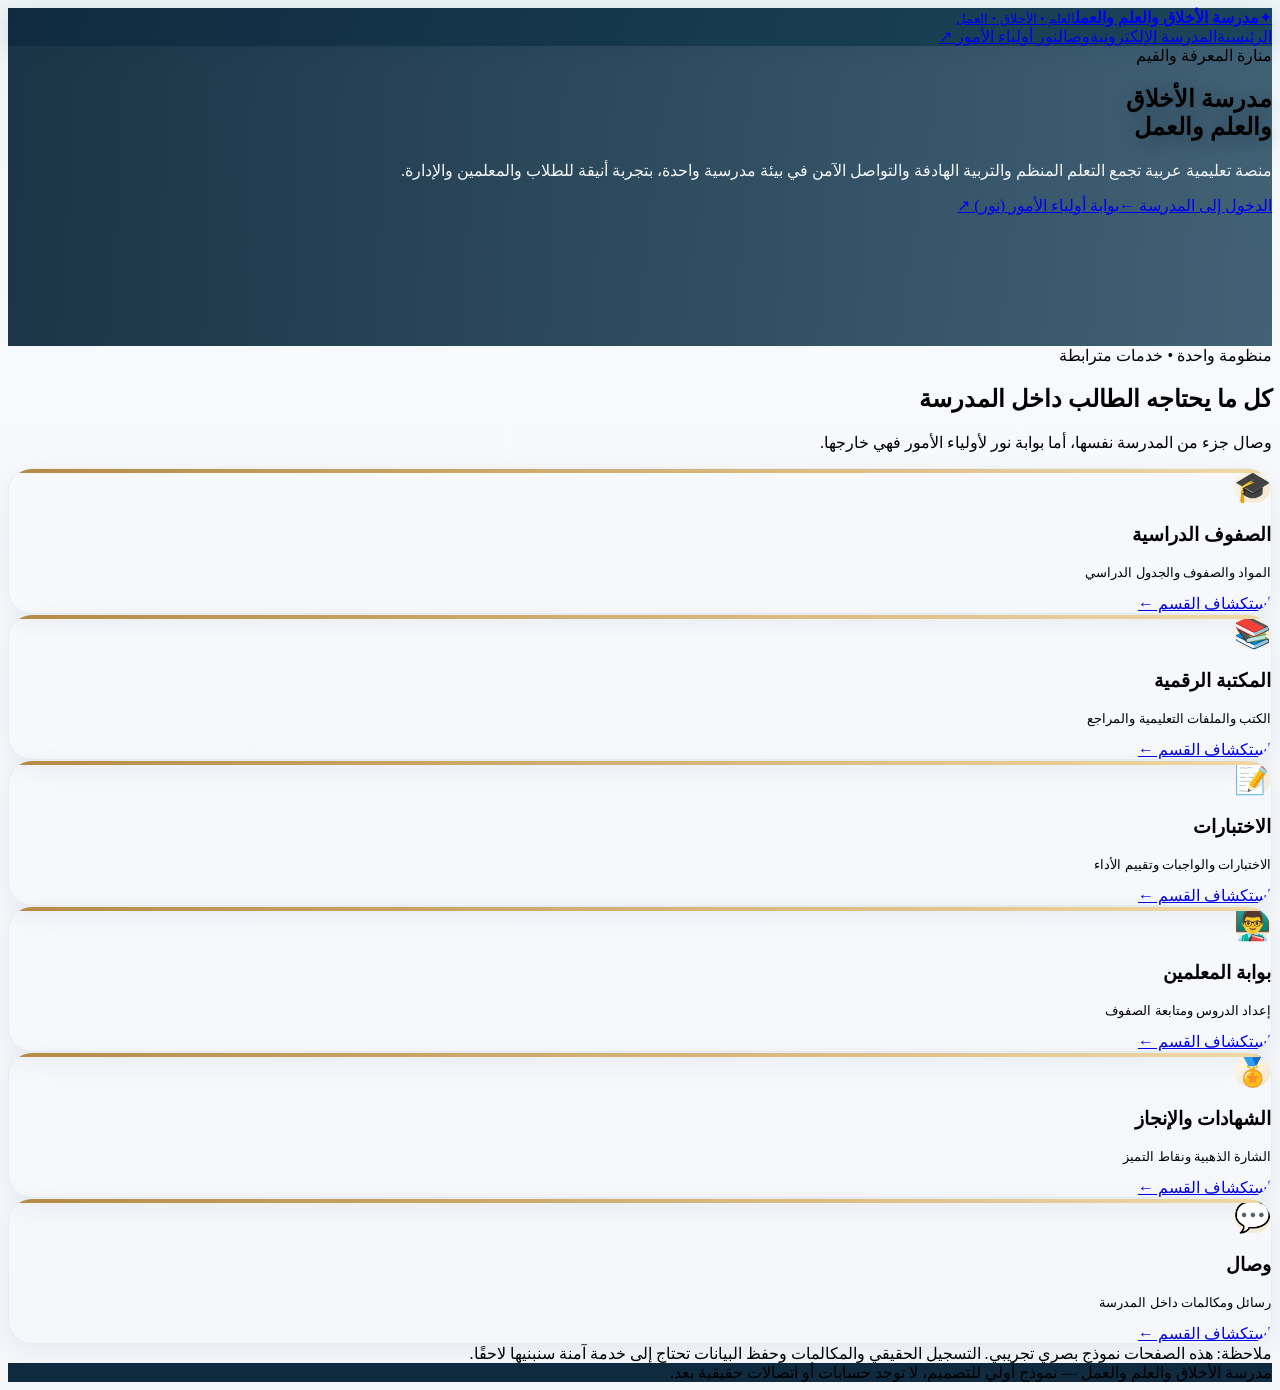
<file: index.html>
<!doctype html><html lang="ar" dir="rtl"><head><meta charset="utf-8"><meta name="viewport" content="width=device-width, initial-scale=1"><title>مدرسة الأخلاق والعلم والعمل | الرئيسية</title><link rel="stylesheet" href="style.css"></head><body><header class="top"><div class="shell nav"><a class="brand" href="index.html"><span class="seal">✦</span><span><strong>مدرسة الأخلاق والعلم والعمل</strong><small>العلم • الأخلاق • العمل</small></span></a><nav class="links"><a href="index.html">الرئيسية</a><a href="school.html">المدرسة الإلكترونية</a><a href="wisal.html">وصال</a><a href="noor.html">نور أولياء الأمور ↗</a></nav></div></header><section class="hero"><div class="shell"><span class="eyebrow">منارة المعرفة والقيم</span><h1>مدرسة الأخلاق<br>والعلم والعمل</h1><p>منصة تعليمية عربية تجمع التعلم المنظم والتربية الهادفة والتواصل الآمن في بيئة مدرسية واحدة، بتجربة أنيقة للطلاب والمعلمين والإدارة.</p><div class="actions"><a class="btn" href="school.html">الدخول إلى المدرسة ←</a><a class="btn secondary" href="noor.html">بوابة أولياء الأمور (نور) ↗</a></div></div></section><main class="shell content"><span class="pill">منظومة واحدة • خدمات مترابطة</span><h2 class="sectiontitle">كل ما يحتاجه الطالب داخل المدرسة</h2><p class="sub">وصال جزء من المدرسة نفسها، أما بوابة نور لأولياء الأمور فهي خارجها.</p><div class="grid"><article class="card"><span class="ico">🎓</span><h3>الصفوف الدراسية</h3><p>المواد والصفوف والجدول الدراسي</p><a href="school.html">استكشاف القسم ←</a></article><article class="card"><span class="ico">📚</span><h3>المكتبة الرقمية</h3><p>الكتب والملفات التعليمية والمراجع</p><a href="school.html">استكشاف القسم ←</a></article><article class="card"><span class="ico">📝</span><h3>الاختبارات</h3><p>الاختبارات والواجبات وتقييم الأداء</p><a href="school.html">استكشاف القسم ←</a></article><article class="card"><span class="ico">👨‍🏫</span><h3>بوابة المعلمين</h3><p>إعداد الدروس ومتابعة الصفوف</p><a href="school.html">استكشاف القسم ←</a></article><article class="card"><span class="ico">🏅</span><h3>الشهادات والإنجاز</h3><p>الشارة الذهبية ونقاط التميز</p><a href="school.html">استكشاف القسم ←</a></article><article class="card"><span class="ico">💬</span><h3>وصال</h3><p>رسائل ومكالمات داخل المدرسة</p><a href="wisal.html">استكشاف القسم ←</a></article></div><div class="note">ملاحظة: هذه الصفحات نموذج بصري تجريبي. التسجيل الحقيقي والمكالمات وحفظ البيانات تحتاج إلى خدمة آمنة سنبنيها لاحقًا.</div></main><footer class="footer">مدرسة الأخلاق والعلم والعمل — نموذج أولي للتصميم، لا توجد حسابات أو اتصالات حقيقية بعد.</footer></body></html>
</file>
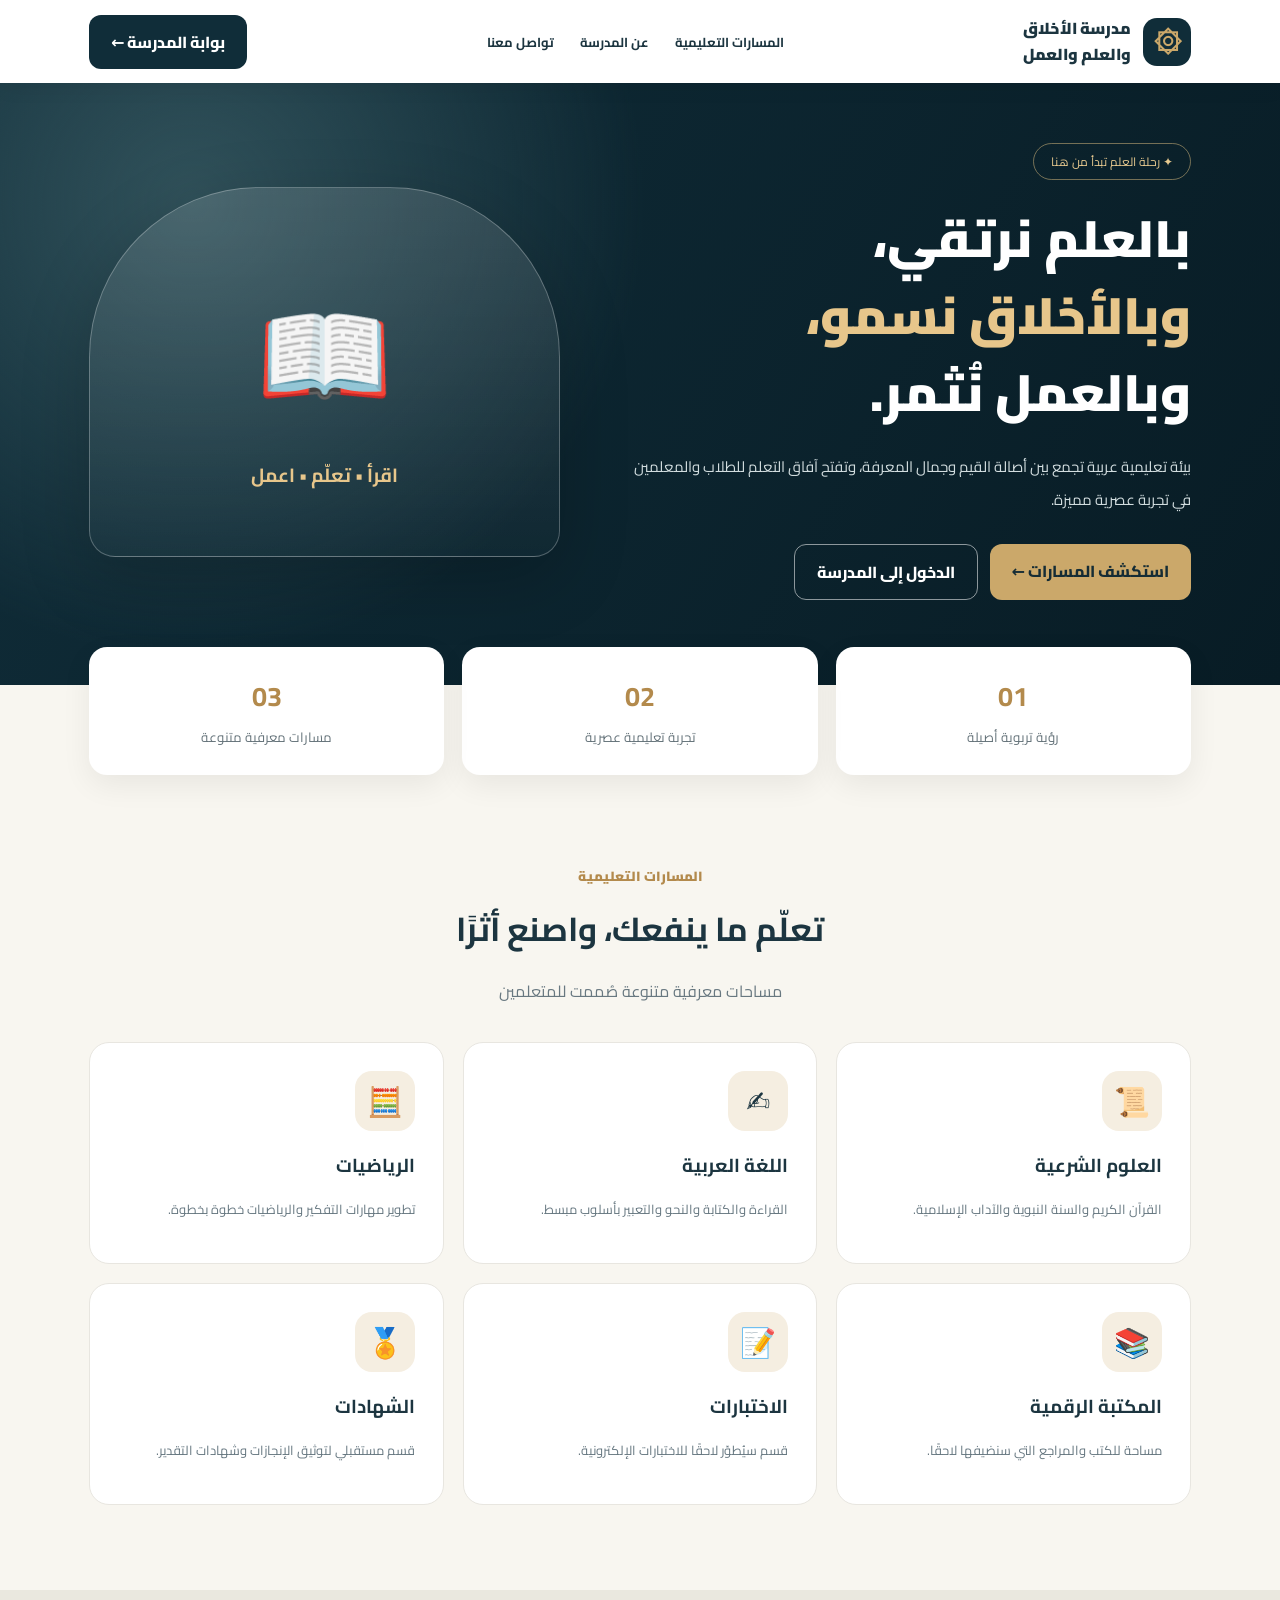
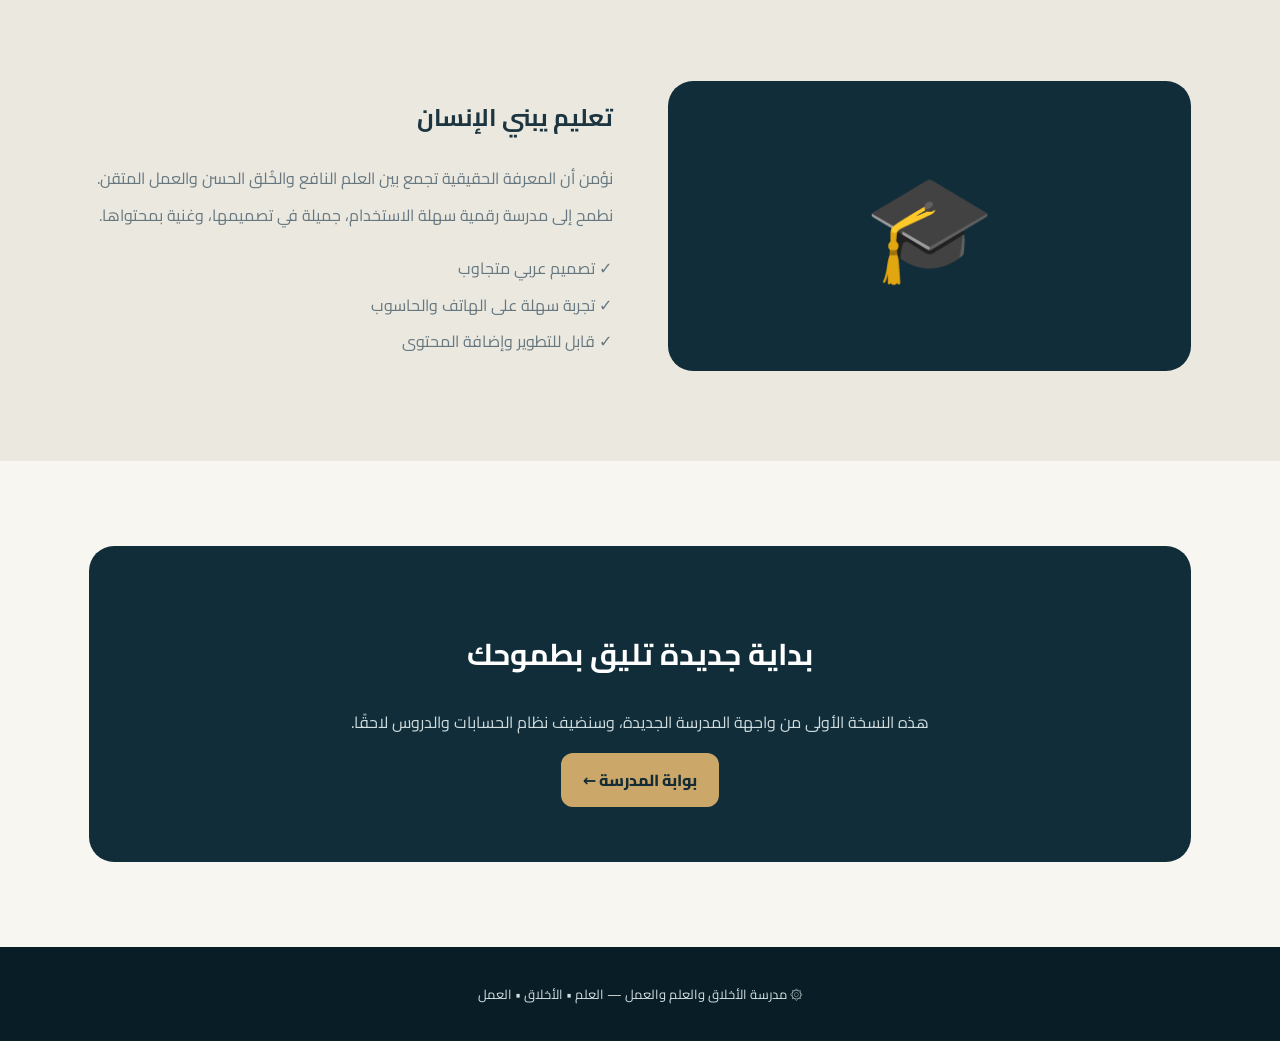
<file: index 3.html>
<!doctype html><html lang="ar" dir="rtl"><head><meta charset="utf-8"><meta name="viewport" content="width=device-width,initial-scale=1"><title>مدرسة الأخلاق والعلم والعمل</title><link href="https://fonts.googleapis.com/css2?family=Cairo:wght@400;600;700;800;900&display=swap" rel="stylesheet"><style>:root{--navy:#102d39;--gold:#cba86a;--cream:#f8f6f0}*{box-sizing:border-box}body{margin:0;font-family:Cairo,system-ui,sans-serif;background:var(--cream);color:#1c3540}a{text-decoration:none;color:inherit}button{font:inherit;cursor:pointer}.wrap{max-width:1150px;margin:auto;padding:0 24px}header{background:white;box-shadow:0 4px 20px #0001;position:sticky;top:0;z-index:2}.nav{display:flex;align-items:center;justify-content:space-between;min-height:83px;gap:16px}.brand{display:flex;align-items:center;gap:12px;font-weight:900;line-height:1.6}.logo{display:grid;place-items:center;width:48px;height:48px;background:var(--navy);color:var(--gold);border-radius:14px;font-size:28px}.links{display:flex;gap:26px;font-size:13px;font-weight:700}.btn{border:0;border-radius:12px;padding:12px 22px;font-weight:800;display:inline-block}.dark{background:var(--navy);color:white}.gold{background:var(--gold);color:#152c35}.outline{border:1px solid #fff8;background:transparent;color:white}.hero{background:radial-gradient(circle at 15% 20%,#31525b,transparent 38%),linear-gradient(120deg,#102d39,#081c25);color:white}.hero-inner{display:grid;grid-template-columns:1.1fr .9fr;align-items:center;gap:55px;min-height:550px;padding-top:60px;padding-bottom:85px}.eyebrow{display:inline-block;border:1px solid #d2b77d88;color:#e7c98f;padding:6px 17px;border-radius:40px;font-size:12px}h1{font-size:clamp(33px,4vw,58px);line-height:1.5;margin:20px 0;font-weight:900}h1 span{color:#e7c68b}.hero p{color:#d2dddf;line-height:2.2;font-size:15px}.actions{display:flex;gap:12px;flex-wrap:wrap;margin-top:28px}.illustration{height:370px;border:1px solid #ffffff44;border-radius:170px 170px 26px 26px;background:linear-gradient(#ffffff20,#ffffff05);display:flex;flex-direction:column;align-items:center;justify-content:center;box-shadow:0 20px 70px #0003}.illustration .symbol{font-size:110px}.illustration strong{color:#e7c68b;font-size:19px}.stats{display:grid;grid-template-columns:repeat(3,1fr);gap:18px;margin-top:-38px;position:relative}.stat{background:white;border-radius:18px;padding:24px;text-align:center;box-shadow:0 10px 30px #0001}.stat b{display:block;color:#b38a4c;font-size:27px}.stat small{color:#65737a}.section{padding:85px 0}.heading{text-align:center;margin-bottom:36px}.heading small{color:#b38a4c;font-weight:900}.heading h2{font-size:33px;margin:8px 0}.heading p{color:#687880}.cards{display:grid;grid-template-columns:repeat(3,1fr);gap:19px}.card{background:white;border:1px solid #e8e6e0;border-radius:20px;padding:28px}.icon{display:grid;place-items:center;width:60px;height:60px;background:#f5eee1;border-radius:17px;font-size:29px}.card h3{margin:17px 0 7px}.card p{font-size:13px;color:#667780;line-height:2}.banner{background:#eae8df}.split{display:grid;grid-template-columns:1fr 1fr;align-items:center;gap:55px}.visual{background:var(--navy);border-radius:25px;min-height:290px;display:grid;place-items:center;font-size:105px}.split p{line-height:2.3;color:#667780}.cta{background:var(--navy);color:white;border-radius:25px;text-align:center;padding:55px 25px}.cta h2{font-size:30px}.cta p{color:#d0dddf}footer{background:#081d26;color:#d7e1e2;padding:35px 0;text-align:center;font-size:13px}dialog{border:0;border-radius:20px;padding:30px;max-width:430px;width:90%;font-family:inherit}dialog::backdrop{background:#081d26aa}dialog p{line-height:2;color:#667780}@media(max-width:800px){.links{display:none}.hero-inner,.split{grid-template-columns:1fr}.illustration{height:250px}.cards{grid-template-columns:repeat(2,1fr)}}@media(max-width:540px){.wrap{padding:0 17px}.brand{font-size:12px}.nav .btn{padding:9px;font-size:11px}.hero-inner{padding:55px 17px 70px}.illustration{display:none}.stats,.cards{grid-template-columns:1fr}.stat{padding:14px}.section{padding:60px 0}}</style></head><body><header><div class="wrap nav"><a class="brand" href="#"><span class="logo">۞</span><span>مدرسة الأخلاق<br>والعلم والعمل</span></a><nav class="links"><a href="#paths">المسارات التعليمية</a><a href="#about">عن المدرسة</a><a href="#contact">تواصل معنا</a></nav><button class="btn dark" onclick="notice.showModal()">بوابة المدرسة ←</button></div></header><main><section class="hero"><div class="wrap hero-inner"><div><span class="eyebrow">✦ رحلة العلم تبدأ من هنا</span><h1>بالعلم نرتقي،<br><span>وبالأخلاق نسمو،</span><br>وبالعمل نُثمر.</h1><p>بيئة تعليمية عربية تجمع بين أصالة القيم وجمال المعرفة، وتفتح آفاق التعلم للطلاب والمعلمين في تجربة عصرية مميزة.</p><div class="actions"><a class="btn gold" href="#paths">استكشف المسارات ←</a><button class="btn outline" onclick="notice.showModal()">الدخول إلى المدرسة</button></div></div><div class="illustration"><span class="symbol">📖</span><strong>اقرأ • تعلّم • اعمل</strong></div></div></section><div class="wrap stats"><div class="stat"><b>01</b><small>رؤية تربوية أصيلة</small></div><div class="stat"><b>02</b><small>تجربة تعليمية عصرية</small></div><div class="stat"><b>03</b><small>مسارات معرفية متنوعة</small></div></div><section class="section" id="paths"><div class="wrap"><div class="heading"><small>المسارات التعليمية</small><h2>تعلّم ما ينفعك، واصنع أثرًا</h2><p>مساحات معرفية متنوعة صُممت للمتعلمين</p></div><div class="cards"><article class="card"><div class="icon">📜</div><h3>العلوم الشرعية</h3><p>القرآن الكريم والسنة النبوية والآداب الإسلامية.</p></article><article class="card"><div class="icon">✍️</div><h3>اللغة العربية</h3><p>القراءة والكتابة والنحو والتعبير بأسلوب مبسط.</p></article><article class="card"><div class="icon">🧮</div><h3>الرياضيات</h3><p>تطوير مهارات التفكير والرياضيات خطوة بخطوة.</p></article><article class="card"><div class="icon">📚</div><h3>المكتبة الرقمية</h3><p>مساحة للكتب والمراجع التي سنضيفها لاحقًا.</p></article><article class="card"><div class="icon">📝</div><h3>الاختبارات</h3><p>قسم سيُطوّر لاحقًا للاختبارات الإلكترونية.</p></article><article class="card"><div class="icon">🏅</div><h3>الشهادات</h3><p>قسم مستقبلي لتوثيق الإنجازات وشهادات التقدير.</p></article></div></div></section><section class="section banner" id="about"><div class="wrap split"><div class="visual">🎓</div><div><h2>تعليم يبني الإنسان</h2><p>نؤمن أن المعرفة الحقيقية تجمع بين العلم النافع والخُلق الحسن والعمل المتقن. نطمح إلى مدرسة رقمية سهلة الاستخدام، جميلة في تصميمها، وغنية بمحتواها.</p><p>✓ تصميم عربي متجاوب<br>✓ تجربة سهلة على الهاتف والحاسوب<br>✓ قابل للتطوير وإضافة المحتوى</p></div></div></section><section class="section" id="contact"><div class="wrap"><div class="cta"><h2>بداية جديدة تليق بطموحك</h2><p>هذه النسخة الأولى من واجهة المدرسة الجديدة، وسنضيف نظام الحسابات والدروس لاحقًا.</p><button class="btn gold" onclick="notice.showModal()">بوابة المدرسة ←</button></div></div></section></main><footer>۞ مدرسة الأخلاق والعلم والعمل — العلم • الأخلاق • العمل</footer><dialog id="notice"><h3>بوابة المدرسة</h3><p>هذه نسخة تصميم أولية. تسجيل الدخول الحقيقي وحسابات الطلاب والمعلمين لم تُبرمج بعد.</p><button class="btn dark" onclick="notice.close()">حسنًا</button></dialog></body></html>
</file>
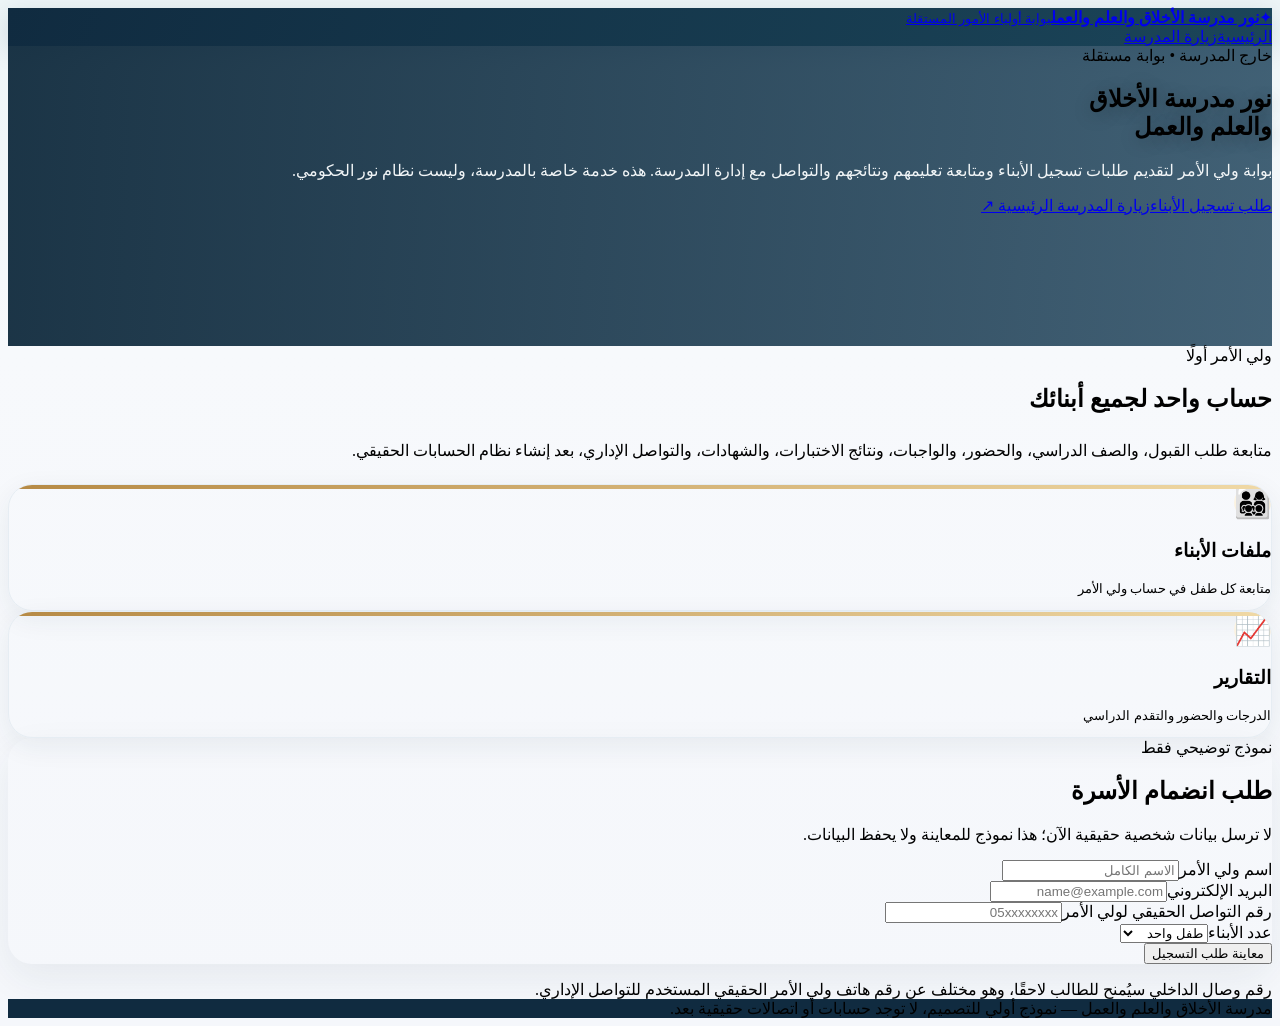
<file: noor.html>
<!doctype html><html lang="ar" dir="rtl"><head><meta charset="utf-8"><meta name="viewport" content="width=device-width, initial-scale=1"><title>نور مدرسة الأخلاق والعلم والعمل | أولياء الأمور</title><link rel="stylesheet" href="style.css"></head><body><header class="top"><div class="shell nav"><a class="brand" href="noor.html"><span class="seal">✦</span><span><strong>نور مدرسة الأخلاق والعلم والعمل</strong><small>بوابة أولياء الأمور المستقلة</small></span></a><nav class="links"><a href="noor.html">الرئيسية</a><a href="index.html">زيارة المدرسة</a></nav></div></header><section class="hero"><div class="shell"><span class="eyebrow">خارج المدرسة • بوابة مستقلة</span><h1>نور مدرسة الأخلاق<br>والعلم والعمل</h1><p>بوابة ولي الأمر لتقديم طلبات تسجيل الأبناء ومتابعة تعليمهم ونتائجهم والتواصل مع إدارة المدرسة. هذه خدمة خاصة بالمدرسة، وليست نظام نور الحكومي.</p><div class="actions"><a class="btn" href="#register">طلب تسجيل الأبناء</a><a class="btn secondary" href="index.html">زيارة المدرسة الرئيسية ↗</a></div></div></section><main class="shell content"><div class="split"><div><span class="pill">ولي الأمر أولًا</span><h2 class="sectiontitle">حساب واحد لجميع أبنائك</h2><p class="sub" style="line-height:2.2">متابعة طلب القبول، والصف الدراسي، والحضور، والواجبات، ونتائج الاختبارات، والشهادات، والتواصل الإداري، بعد إنشاء نظام الحسابات الحقيقي.</p><div class="grid" style="grid-template-columns:repeat(2,1fr)"><article class="card"><span class="ico">👨‍👩‍👧‍👦</span><h3>ملفات الأبناء</h3><p>متابعة كل طفل في حساب ولي الأمر</p></article><article class="card"><span class="ico">📈</span><h3>التقارير</h3><p>الدرجات والحضور والتقدم الدراسي</p></article></div></div><div class="panel" id="register"><span class="pill">نموذج توضيحي فقط</span><h2>طلب انضمام الأسرة</h2><p class="sub">لا ترسل بيانات شخصية حقيقية الآن؛ هذا نموذج للمعاينة ولا يحفظ البيانات.</p><form id="demo"><div class="field"><label>اسم ولي الأمر</label><input required placeholder="الاسم الكامل"></div><div class="formrow"><div class="field"><label>البريد الإلكتروني</label><input type="email" required placeholder="name@example.com"></div><div class="field"><label>رقم التواصل الحقيقي لولي الأمر</label><input required placeholder="05xxxxxxxx"></div></div><div class="field"><label>عدد الأبناء</label><select><option>طفل واحد</option><option>طفلان</option><option>ثلاثة أطفال</option><option>أربعة أو أكثر</option></select></div><button class="btn" type="submit">معاينة طلب التسجيل</button><p id="feedback" class="sub" role="status"></p></form></div></div><div class="note">رقم وصال الداخلي سيُمنح للطالب لاحقًا، وهو مختلف عن رقم هاتف ولي الأمر الحقيقي المستخدم للتواصل الإداري.</div></main><script>document.getElementById('demo').addEventListener('submit',e=>{e.preventDefault();document.getElementById('feedback').textContent='هذه معاينة فقط؛ لم يُرسل الطلب ولم تُحفظ البيانات.'})</script><footer class="footer">مدرسة الأخلاق والعلم والعمل — نموذج أولي للتصميم، لا توجد حسابات أو اتصالات حقيقية بعد.</footer></body></html>
</file>
<file: style.css>
/* التصميم الجديد لمدرسة الأخلاق والعلم والعمل */

:root {
  --navy: #102b40;
  --gold: #c49a55;
  --bg: #f5f7fb;
  --text: #183448;
  --muted: #63798b;
  --line: #e3eaf0;
}

body {
  background: linear-gradient(180deg, #edf5f7, #f7f9fc 350px, #f5f7fb);
}

.top {
  background: linear-gradient(110deg, #102b40, #1b4559);
  box-shadow: 0 5px 24px #102b4020;
}

.hero {
  background:
    linear-gradient(90deg, #0b2639ed, #153b54cc),
    url("https://images.unsplash.com/photo-1503676260728-1c00da094a0b?auto=format&fit=crop&w=1800&q=80")
    center / cover no-repeat;
  min-height: 300px;
}

.hero h1 {
  text-shadow: 0 3px 18px #0004;
}

.hero p {
  color: #f1f5f7;
}

.card {
  position: relative;
  overflow: hidden;
  border-radius: 24px;
  border: 1px solid #e6edf3;
  box-shadow: 0 8px 28px #19354a12;
  transition: transform .25s, box-shadow .25s;
}

.card:hover {
  transform: translateY(-5px);
  box-shadow: 0 20px 36px #19354a24;
}

.card::before {
  content: "";
  position: absolute;
  top: 0;
  right: 0;
  left: 0;
  height: 4px;
  background: linear-gradient(90deg, #b68a45, #f0d9a6);
}

.card .ico {
  width: 60px;
  height: 60px;
  border-radius: 18px;
  background: linear-gradient(145deg, #fff8e9, #f3e7d1);
  font-size: 30px;
}

.card h3 {
  font-size: 19px;
}

.card p {
  font-size: 13px;
}

.panel, .auth-panel {
  border-radius: 24px;
  box-shadow: 0 14px 38px #19354a12;
}

.btn {
  transition: transform .2s;
}

.btn:hover {
  transform: translateY(-2px);
}

.footer {
  background: #102b40;
}

@media (max-width: 550px) {
  .hero {
    min-height: 245px;
  }

  .card {
    border-radius: 19px;
  }
}
</file>
